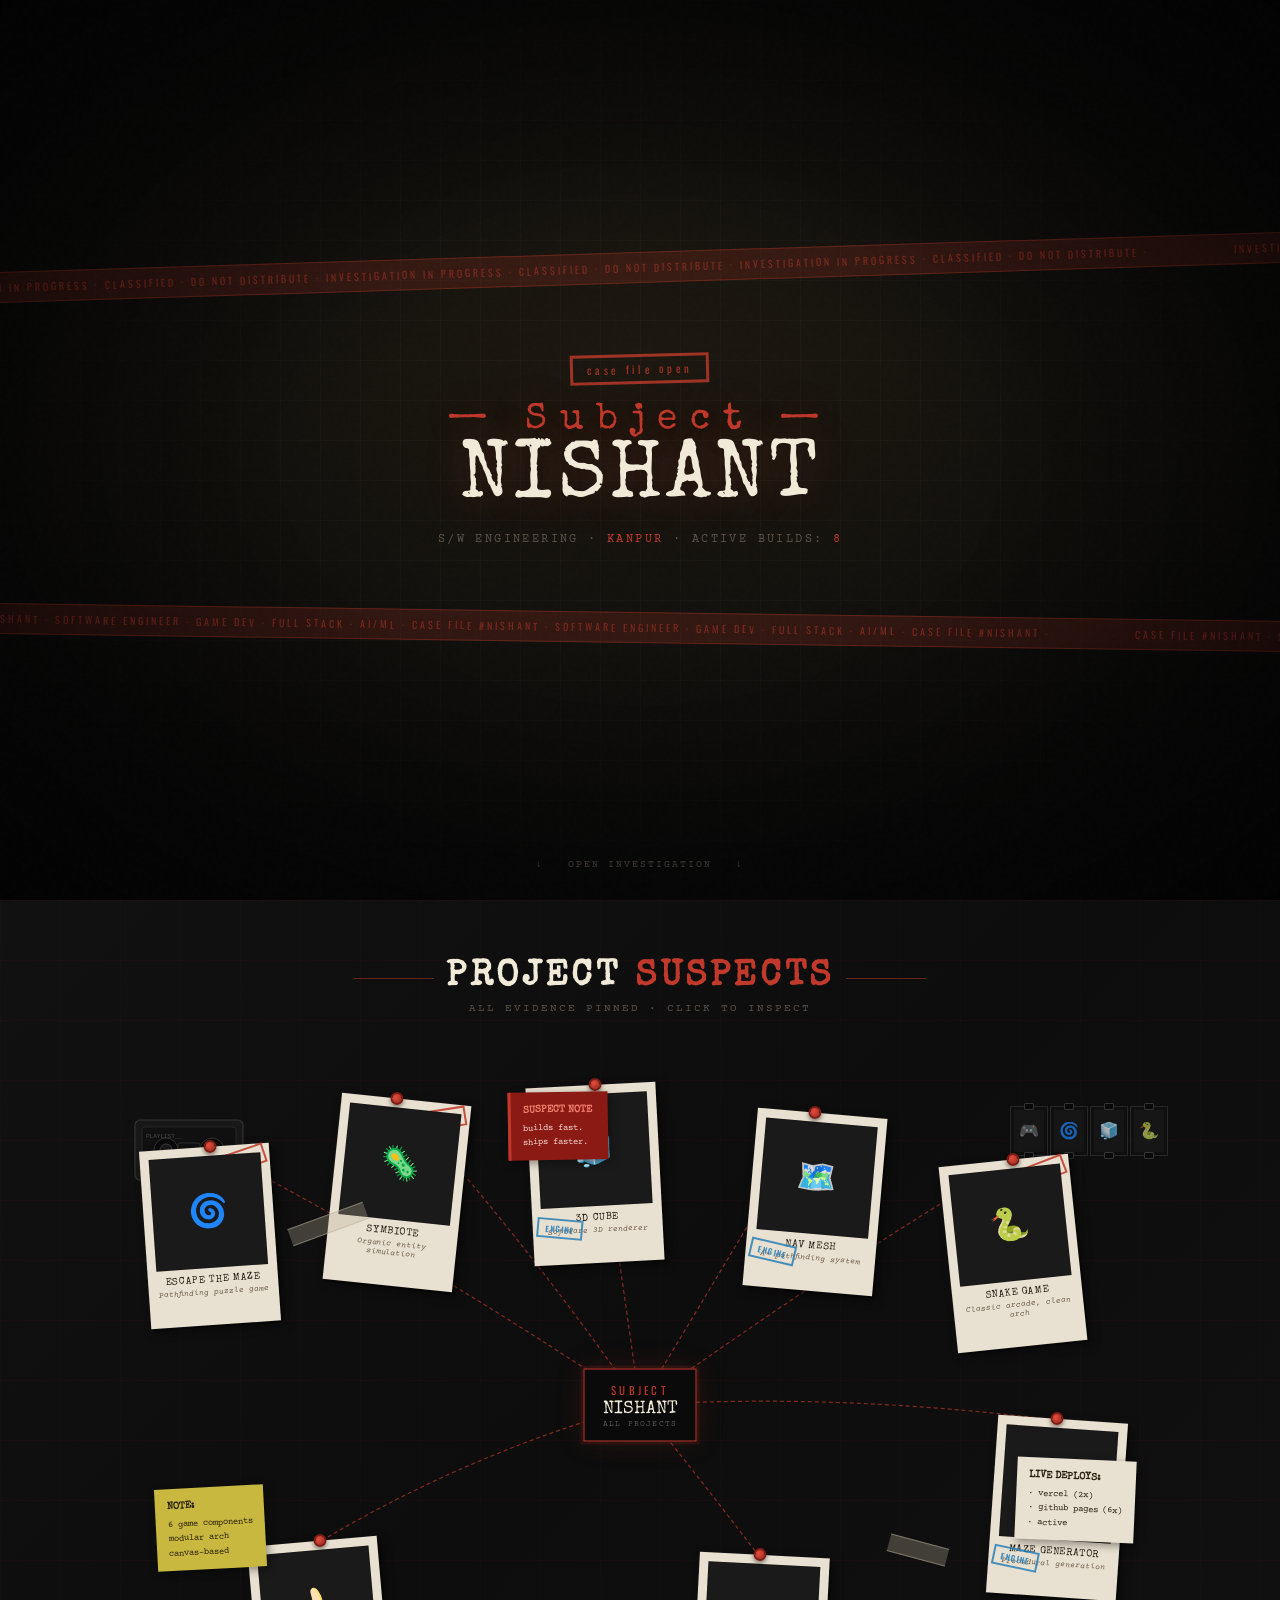
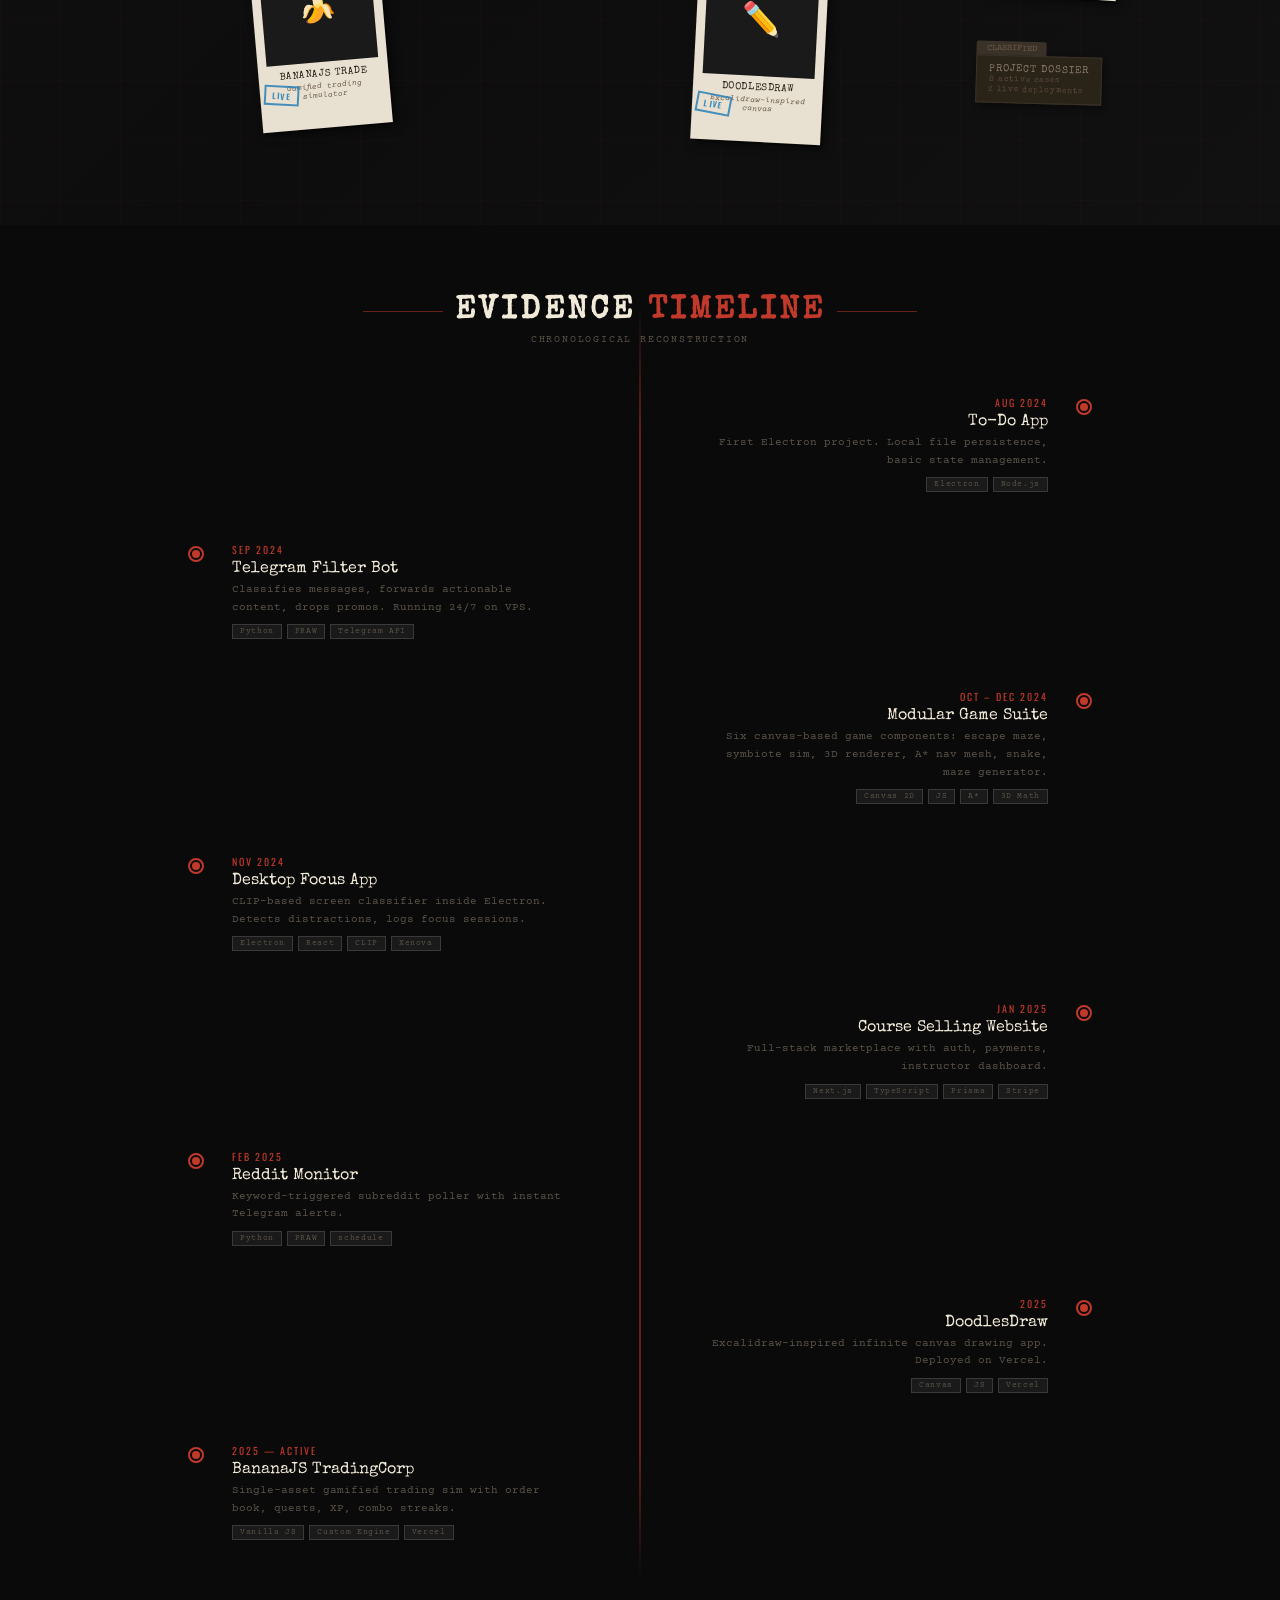
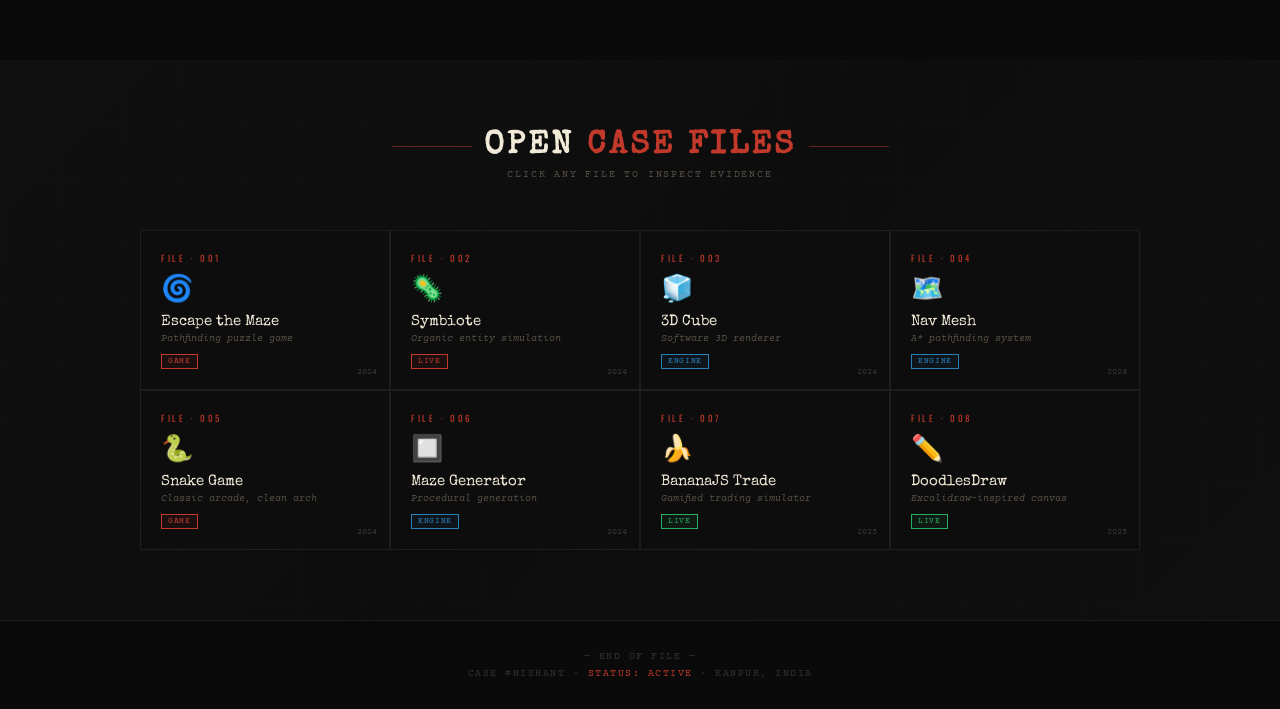
<file: index.html>
<!DOCTYPE html>
<html lang="en">
<head>
<meta charset="UTF-8">
<meta name="viewport" content="width=device-width, initial-scale=1.0">
<title>NISHANT — Case Files</title>
<link rel="preconnect" href="https://fonts.googleapis.com">
<link href="https://fonts.googleapis.com/css2?family=Special+Elite&family=Homemade+Apple&family=Courier+Prime:ital,wght@0,400;0,700;1,400&family=Oswald:wght@700&display=swap" rel="stylesheet">
<style>
/* ── RESET ─────────────────────────────────── */
*{margin:0;padding:0;box-sizing:border-box}
:root{
  --paper:#1a1a1a;
  --paper2:#111111;
  --card:#e8e0d0;
  --card2:#d4cdbf;
  --red:#c0392b;
  --red2:#e74c3c;
  --ink:#1a1208;
  --faded:#5a5248;
  --tape:#b8b09a;
  --cream:#f2ead8;
  --grey:#888;
  --dim:#333;
}
html{scroll-behavior:smooth}
body{
  background:var(--paper);
  color:var(--card);
  font-family:'Courier Prime',monospace;
  overflow-x:hidden;
  cursor:default;
}

/* ── NOISE OVERLAY ─────────────────────────── */
body::before{
  content:'';
  position:fixed;inset:0;
  background-image:url("data:image/svg+xml,%3Csvg viewBox='0 0 200 200' xmlns='http://www.w3.org/2000/svg'%3E%3Cfilter id='n'%3E%3CfeTurbulence type='fractalNoise' baseFrequency='0.9' numOctaves='4' stitchTiles='stitch'/%3E%3C/filter%3E%3Crect width='100%25' height='100%25' filter='url(%23n)' opacity='0.04'/%3E%3C/svg%3E");
  pointer-events:none;z-index:9999;opacity:0.35;
}
/* vignette */
body::after{
  content:'';
  position:fixed;inset:0;
  background:radial-gradient(ellipse at center, transparent 40%, rgba(0,0,0,0.72) 100%);
  pointer-events:none;z-index:9998;
}

/* ── SCROLLBAR ─────────────────────────────── */
::-webkit-scrollbar{width:6px}
::-webkit-scrollbar-track{background:#0d0d0d}
::-webkit-scrollbar-thumb{background:#3a3328}

/* ── HERO ──────────────────────────────────── */
#hero{
  position:relative;
  min-height:100vh;
  display:flex;align-items:center;justify-content:center;
  overflow:hidden;
  background:#0e0e0e;
}
.hero-bg{
  position:absolute;inset:0;
  background:
    radial-gradient(ellipse 80% 60% at 50% 40%, #1c1810 0%, #0a0a0a 100%);
}
/* map grid lines */
.hero-bg::before{
  content:'';
  position:absolute;inset:0;
  background-image:
    linear-gradient(rgba(255,255,255,0.015) 1px, transparent 1px),
    linear-gradient(90deg, rgba(255,255,255,0.015) 1px, transparent 1px);
  background-size:40px 40px;
}
.hero-bg::after{
  content:'';
  position:absolute;inset:0;
  background:radial-gradient(ellipse at center, transparent 30%, #0a0a0a 85%);
}

.hero-center{
  position:relative;z-index:2;
  text-align:center;
  animation:fadeInUp 1.2s ease both;
}
.hero-stamp{
  display:inline-block;
  border:3px solid var(--red);
  color:var(--red);
  font-family:'Oswald',sans-serif;
  font-size:11px;
  letter-spacing:0.3em;
  padding:4px 14px;
  opacity:0.8;
  margin-bottom:20px;
  transform:rotate(-1.5deg);
}
.hero-title{
  font-family:'Special Elite',cursive;
  font-size:clamp(38px,7vw,82px);
  color:var(--cream);
  line-height:0.9;
  letter-spacing:0.04em;
  text-shadow:0 0 40px rgba(192,57,43,0.3);
  margin-bottom:10px;
}
.hero-title span{color:var(--red);display:block;font-size:0.45em;letter-spacing:0.35em;margin-bottom:6px}
.hero-sub{
  font-family:'Courier Prime',monospace;
  font-size:12px;
  color:var(--faded);
  letter-spacing:0.2em;
  text-transform:uppercase;
  margin-top:16px;
}
.hero-sub em{color:var(--red);font-style:normal}
.scroll-hint{
  position:absolute;bottom:30px;left:50%;transform:translateX(-50%);
  font-size:10px;letter-spacing:0.2em;color:var(--faded);
  text-transform:uppercase;animation:pulse 2s infinite;
}

/* red tape across hero */
.tape-bar{
  position:absolute;
  background:rgba(192,57,43,0.18);
  border-top:1px solid rgba(192,57,43,0.35);
  border-bottom:1px solid rgba(192,57,43,0.35);
  font-family:'Oswald',sans-serif;
  font-size:10px;
  letter-spacing:0.3em;
  color:rgba(192,57,43,0.5);
  text-transform:uppercase;
  white-space:nowrap;
  overflow:hidden;
  z-index:3;
}
.tape-bar.h1{width:120%;left:-10%;top:28%;transform:rotate(-1.8deg);padding:7px 0;animation:slideTape 28s linear infinite}
.tape-bar.h2{width:120%;left:-10%;top:68%;transform:rotate(0.8deg);padding:7px 0;animation:slideTape 20s linear infinite reverse}
.tape-text{display:inline-block;padding:0 40px}

/* ── BOARD SECTION ─────────────────────────── */
#board{
  position:relative;
  background:#0f0f0f;
  padding:60px 20px 80px;
  overflow:hidden;
}
.board-bg{
  position:absolute;inset:0;
  background:
    linear-gradient(135deg, #111 0%, #0d0d0d 50%, #111 100%);
}
/* blueprint lines */
.board-bg::before{
  content:'';
  position:absolute;inset:0;
  background-image:
    linear-gradient(rgba(192,57,43,0.04) 1px, transparent 1px),
    linear-gradient(90deg, rgba(192,57,43,0.04) 1px, transparent 1px);
  background-size:60px 60px;
}

.section-label{
  position:relative;z-index:2;
  text-align:center;
  margin-bottom:50px;
}
.section-label h2{
  font-family:'Special Elite',cursive;
  font-size:clamp(22px,3.5vw,36px);
  color:var(--cream);
  letter-spacing:0.1em;
}
.section-label h2 span{color:var(--red)}
.section-label p{
  font-size:11px;
  color:var(--faded);
  letter-spacing:0.18em;
  text-transform:uppercase;
  margin-top:6px;
}

/* ── CORKBOARD INNER ───────────────────────── */
.corkboard{
  position:relative;
  max-width:1100px;
  margin:0 auto;
  min-height:680px;
}

/* SVG strings */
#string-svg{
  position:absolute;inset:0;
  width:100%;height:100%;
  pointer-events:none;
  z-index:2;
  overflow:visible;
}

/* ── PIN CARD ──────────────────────────────── */
.pin-card{
  position:absolute;
  z-index:4;
  cursor:pointer;
  transition:transform 0.3s cubic-bezier(.25,.46,.45,.94),
             filter 0.3s ease,
             z-index 0s;
}
.pin-card:hover{
  z-index:10;
  filter:drop-shadow(0 12px 30px rgba(0,0,0,0.6));
}
.pin-card:hover .polaroid{
  transform:scale(1.05) rotate(0deg) !important;
}

.pin-dot{
  width:13px;height:13px;
  border-radius:50%;
  background:radial-gradient(circle at 35% 35%, #e74c3c, #922b21);
  border:2px solid #7b1c15;
  position:absolute;
  top:-7px;left:50%;
  transform:translateX(-50%);
  z-index:5;
  box-shadow:0 2px 4px rgba(0,0,0,0.5);
}
.polaroid{
  background:var(--card);
  padding:9px 9px 28px;
  width:130px;
  box-shadow:
    2px 2px 0 rgba(0,0,0,0.3),
    4px 4px 10px rgba(0,0,0,0.5),
    0 0 0 0.5px rgba(255,255,255,0.05);
  transition:transform 0.3s ease;
}
.polaroid-img{
  width:100%;
  aspect-ratio:1;
  background:#1a1a1a;
  display:flex;align-items:center;justify-content:center;
  font-size:32px;
  overflow:hidden;
  border:1px solid rgba(0,0,0,0.1);
  position:relative;
}
/* film grain on polaroid */
.polaroid-img::after{
  content:'';
  position:absolute;inset:0;
  background:url("data:image/svg+xml,%3Csvg viewBox='0 0 100 100' xmlns='http://www.w3.org/2000/svg'%3E%3Cfilter id='g'%3E%3CfeTurbulence type='turbulence' baseFrequency='0.8' numOctaves='3'/%3E%3C/filter%3E%3Crect width='100%25' height='100%25' filter='url(%23g)' opacity='0.08'/%3E%3C/svg%3E");
  mix-blend-mode:multiply;
  pointer-events:none;
}
.polaroid-name{
  text-align:center;
  margin-top:6px;
  font-family:'Special Elite',cursive;
  font-size:10px;
  color:#2a2018;
  letter-spacing:0.06em;
  text-transform:uppercase;
  line-height:1.3;
}
.polaroid-role{
  text-align:center;
  font-family:'Courier Prime',monospace;
  font-size:8px;
  color:#6a5a48;
  margin-top:1px;
  font-style:italic;
}

/* stamp on polaroid */
.stamp{
  position:absolute;
  font-family:'Oswald',sans-serif;
  font-size:8px;
  font-weight:700;
  letter-spacing:0.15em;
  padding:2px 6px;
  border:2px solid;
  text-transform:uppercase;
  transform:rotate(-15deg);
  opacity:0.85;
  pointer-events:none;
}
.stamp-red{color:#c0392b;border-color:#c0392b;top:4px;right:4px}
.stamp-blue{color:#2980b9;border-color:#2980b9;bottom:26px;left:4px;transform:rotate(8deg)}

/* ── TAPE ──────────────────────────────────── */
.masking-tape{
  position:absolute;
  height:18px;
  background:rgba(184,176,154,0.3);
  border-top:0.5px solid rgba(184,176,154,0.5);
  border-bottom:0.5px solid rgba(184,176,154,0.5);
  pointer-events:none;
  z-index:6;
}

/* ── FLOATING ARTIFACTS ────────────────────── */
.artifact{
  position:absolute;
  z-index:3;
  pointer-events:none;
  animation:floatSlow 6s ease-in-out infinite;
}

/* Cassette tape SVG */
.cassette{
  width:110px;
  opacity:0.85;
}

/* Film strip */
.filmstrip{
  display:flex;
  gap:2px;
  opacity:0.7;
}
.film-frame{
  width:38px;height:50px;
  background:#111;
  border:1.5px solid #333;
  position:relative;
  flex-shrink:0;
}
.film-frame::before,.film-frame::after{
  content:'';
  position:absolute;
  left:50%;transform:translateX(-50%);
  width:8px;height:5px;
  background:#0a0a0a;
  border:1px solid #444;
  border-radius:1px;
}
.film-frame::before{top:-4px}
.film-frame::after{bottom:-4px}
.film-inner{
  position:absolute;inset:3px;
  background:#1a1a1a;
  display:flex;align-items:center;justify-content:center;
  font-size:16px;
  overflow:hidden;
}

/* Sticky note */
.sticky-note{
  position:absolute;
  z-index:5;
  padding:10px 12px;
  font-family:'Courier Prime',monospace;
  font-size:9px;
  line-height:1.6;
  min-width:100px;
  box-shadow:2px 3px 8px rgba(0,0,0,0.4);
  pointer-events:none;
}
.sticky-note strong{
  display:block;
  font-size:10px;
  margin-bottom:3px;
  font-family:'Special Elite',cursive;
}
.sticky-yellow{background:#c8b840;color:#2a2010}
.sticky-white{background:#e8e0d0;color:#2a2010}
.sticky-red{background:#8b1a14;color:#f0d8d0;border-left:3px solid #c0392b}

/* Folder tab */
.folder{
  position:absolute;
  z-index:3;
  pointer-events:none;
}
.folder-body{
  background:#2a2318;
  border:1px solid #3a3228;
  padding:8px 12px;
  font-family:'Special Elite',cursive;
  font-size:10px;
  color:#8a7a68;
  letter-spacing:0.1em;
  min-width:120px;
  box-shadow:2px 3px 6px rgba(0,0,0,0.4);
}
.folder-tab{
  background:#3a3228;
  display:inline-block;
  padding:2px 10px;
  font-size:9px;
  color:#6a5a48;
  margin-bottom:-1px;
  border-radius:2px 2px 0 0;
}

/* ── TIMELINE ──────────────────────────────── */
#timeline{
  position:relative;
  background:#0a0a0a;
  padding:70px 20px;
  overflow:hidden;
}
.timeline-line{
  position:absolute;
  left:50%;
  top:80px;bottom:80px;
  width:1px;
  background:linear-gradient(to bottom, transparent, var(--red) 10%, var(--red) 90%, transparent);
  transform:translateX(-50%);
}
.timeline-entries{
  max-width:900px;
  margin:0 auto;
  position:relative;
  z-index:2;
}
.t-entry{
  display:flex;
  align-items:flex-start;
  gap:30px;
  margin-bottom:50px;
  opacity:0;
  animation:fadeInUp 0.6s ease forwards;
}
.t-entry:nth-child(odd){flex-direction:row-reverse;text-align:right}
.t-entry:nth-child(odd) .t-content{align-items:flex-end}
.t-dot{
  flex-shrink:0;
  width:12px;height:12px;
  border-radius:50%;
  background:var(--red);
  margin-top:6px;
  border:2px solid #0a0a0a;
  outline:2px solid var(--red);
  position:relative;z-index:2;
}
.t-content{
  flex:1;
  display:flex;
  flex-direction:column;
  gap:4px;
}
.t-date{
  font-family:'Oswald',sans-serif;
  font-size:10px;
  letter-spacing:0.2em;
  color:var(--red);
  text-transform:uppercase;
}
.t-title{
  font-family:'Special Elite',cursive;
  font-size:16px;
  color:var(--cream);
}
.t-desc{
  font-size:11px;
  color:var(--faded);
  line-height:1.6;
  max-width:340px;
}
.t-tech{
  display:flex;gap:5px;flex-wrap:wrap;margin-top:4px;
}
.t-entry:nth-child(odd) .t-tech{justify-content:flex-end}
.t-chip{
  font-size:8px;
  padding:2px 7px;
  background:#1a1a1a;
  border:0.5px solid #3a3a3a;
  color:var(--faded);
  font-family:'Courier Prime',monospace;
  letter-spacing:0.08em;
}

/* ── CASE FILES (interactive) ──────────────── */
#casefiles{
  background:#0f0f0f;
  padding:70px 20px;
  position:relative;
  overflow:hidden;
}
.files-grid{
  max-width:1000px;
  margin:0 auto;
  display:grid;
  grid-template-columns:repeat(auto-fill,minmax(220px,1fr));
  gap:0;
}
.case-file{
  position:relative;
  cursor:pointer;
  padding:20px;
  border:0.5px solid #1e1e1e;
  background:#0d0d0d;
  transition:background 0.2s ease;
  overflow:hidden;
}
.case-file:hover{background:#141414}
.case-file::before{
  content:'';
  position:absolute;
  top:0;left:0;right:0;height:2px;
  background:var(--red);
  transform:scaleX(0);
  transition:transform 0.3s ease;
  transform-origin:left;
}
.case-file:hover::before{transform:scaleX(1)}
.cf-num{
  font-family:'Oswald',sans-serif;
  font-size:9px;
  letter-spacing:0.3em;
  color:var(--red);
  margin-bottom:8px;
}
.cf-emoji{font-size:26px;margin-bottom:8px;display:block}
.cf-name{
  font-family:'Special Elite',cursive;
  font-size:15px;
  color:var(--cream);
  margin-bottom:4px;
}
.cf-role{
  font-size:10px;
  color:var(--faded);
  font-style:italic;
  margin-bottom:10px;
}
.cf-tags{display:flex;gap:4px;flex-wrap:wrap}
.cf-tag{
  font-size:8px;
  padding:2px 6px;
  font-family:'Courier Prime',monospace;
  letter-spacing:0.08em;
  border:0.5px solid;
}
.cf-tag-r{color:#c0392b;border-color:#c0392b;background:rgba(192,57,43,0.08)}
.cf-tag-g{color:#27ae60;border-color:#27ae60;background:rgba(39,174,96,0.08)}
.cf-tag-b{color:#2980b9;border-color:#2980b9;background:rgba(41,128,185,0.08)}
.cf-corner{
  position:absolute;
  bottom:12px;right:12px;
  font-size:9px;
  color:#3a3a3a;
  font-family:'Courier Prime',monospace;
}

/* ── MODAL ─────────────────────────────────── */
#modal-bg{
  display:none;
  position:fixed;inset:0;
  background:rgba(0,0,0,0.85);
  z-index:1000;
  align-items:center;justify-content:center;
  backdrop-filter:blur(4px);
}
#modal-bg.open{display:flex}
#modal{
  background:#0f0f0f;
  border:1px solid #2a2a2a;
  border-top:3px solid var(--red);
  padding:28px;
  max-width:480px;
  width:90%;
  position:relative;
  font-family:'Courier Prime',monospace;
  max-height:88vh;
  overflow-y:auto;
}
#modal::before{
  content:'TOP SECRET';
  position:absolute;
  top:14px;right:14px;
  font-family:'Oswald',sans-serif;
  font-size:9px;
  letter-spacing:0.2em;
  color:rgba(192,57,43,0.5);
  border:1px solid rgba(192,57,43,0.3);
  padding:2px 8px;
}
.modal-file-no{
  font-size:9px;letter-spacing:0.25em;color:var(--red);margin-bottom:10px;
}
.modal-title{
  font-family:'Special Elite',cursive;
  font-size:22px;
  color:var(--cream);
  margin-bottom:4px;
}
.modal-role{
  font-size:11px;
  color:var(--faded);
  font-style:italic;
  margin-bottom:18px;
  padding-bottom:14px;
  border-bottom:0.5px solid #222;
}
.modal-row{margin-bottom:12px}
.modal-lbl{
  font-size:9px;
  letter-spacing:0.15em;
  text-transform:uppercase;
  color:#555;
  margin-bottom:3px;
}
.modal-val{
  font-size:12px;
  color:#aaa;
  line-height:1.6;
}
.modal-link{
  display:inline-block;
  margin-top:14px;
  font-size:10px;
  color:var(--red);
  text-decoration:none;
  letter-spacing:0.1em;
  border-bottom:1px solid rgba(192,57,43,0.4);
  padding-bottom:2px;
  font-family:'Oswald',sans-serif;
  transition:color 0.2s;
}
.modal-link:hover{color:var(--red2)}
#modal-close{
  position:absolute;top:12px;right:12px;
  background:none;border:none;
  color:var(--red);
  font-family:'Courier Prime',monospace;
  font-size:16px;
  cursor:pointer;
  width:24px;height:24px;
  display:none;
}
.modal-div{border:none;border-top:0.5px dashed #222;margin:12px 0}

/* ── FOOTER ────────────────────────────────── */
footer{
  background:#0a0a0a;
  border-top:1px solid #1a1a1a;
  padding:30px 20px;
  text-align:center;
  font-size:10px;
  color:#333;
  letter-spacing:0.15em;
  text-transform:uppercase;
  font-family:'Courier Prime',monospace;
}
footer span{color:var(--red)}

/* ── KEYFRAMES ─────────────────────────────── */
@keyframes fadeInUp{
  from{opacity:0;transform:translateY(20px)}
  to{opacity:1;transform:translateY(0)}
}
@keyframes floatSlow{
  0%,100%{transform:translateY(0) rotate(var(--rot,0deg))}
  50%{transform:translateY(-6px) rotate(calc(var(--rot,0deg) + 1deg))}
}
@keyframes pulse{
  0%,100%{opacity:0.4}
  50%{opacity:0.9}
}
@keyframes slideTape{
  from{transform:rotate(var(--tr,-1.8deg)) translateX(0)}
  to{transform:rotate(var(--tr,-1.8deg)) translateX(-50%)}
}
@keyframes stringPulse{
  0%,100%{stroke-dashoffset:0}
  50%{stroke-dashoffset:8}
}

/* section heading dashes */
.dash-line{
  display:flex;align-items:center;gap:12px;
  justify-content:center;margin-bottom:6px;
}
.dash-line::before,.dash-line::after{
  content:'';flex:1;max-width:80px;height:0.5px;background:var(--red);opacity:0.5;
}
</style>
</head>
<body>

<!-- ── HERO ─────────────────────────────────── -->
<section id="hero">
  <div class="hero-bg"></div>

  <div class="tape-bar h1">
    <span class="tape-text">INVESTIGATION IN PROGRESS · CLASSIFIED · DO NOT DISTRIBUTE · INVESTIGATION IN PROGRESS · CLASSIFIED · DO NOT DISTRIBUTE · INVESTIGATION IN PROGRESS · CLASSIFIED · DO NOT DISTRIBUTE ·</span>
    <span class="tape-text">INVESTIGATION IN PROGRESS · CLASSIFIED · DO NOT DISTRIBUTE · INVESTIGATION IN PROGRESS · CLASSIFIED · DO NOT DISTRIBUTE ·</span>
  </div>
  <div class="tape-bar h2" style="--tr:0.8deg">
    <span class="tape-text">CASE FILE #NISHANT · SOFTWARE ENGINEER · GAME DEV · FULL STACK · AI/ML · CASE FILE #NISHANT · SOFTWARE ENGINEER · GAME DEV · FULL STACK · AI/ML · CASE FILE #NISHANT ·</span>
    <span class="tape-text">CASE FILE #NISHANT · SOFTWARE ENGINEER · GAME DEV · FULL STACK · AI/ML · CASE FILE #NISHANT · SOFTWARE ENGINEER ·</span>
  </div>

  <div class="hero-center">
    <div class="hero-stamp">case file open</div>
    <div class="hero-title">
      <span>— Subject —</span>
      NISHANT
    </div>
    <div class="hero-sub">
      S/W Engineering · <em>Kanpur</em> · Active Builds: <em>8</em>
    </div>
  </div>
  <div class="scroll-hint">↓ &nbsp; open investigation &nbsp; ↓</div>
</section>

<!-- ── BOARD ─────────────────────────────────── -->
<section id="board">
  <div class="board-bg"></div>
  <div class="section-label" style="position:relative;z-index:2">
    <div class="dash-line"><h2>PROJECT <span>SUSPECTS</span></h2></div>
    <p>all evidence pinned · click to inspect</p>
  </div>

  <div class="corkboard" id="corkboard">
    <!-- SVG strings drawn by JS -->
    <svg id="string-svg"></svg>

    <!-- hub -->
    <div id="hub" style="position:absolute;left:50%;top:50%;transform:translate(-50%,-50%);z-index:5">
      <div style="background:#0a0a0a;border:1.5px solid var(--red);padding:12px 18px;text-align:center;min-width:110px;box-shadow:0 0 0 3px rgba(192,57,43,0.12),0 0 30px rgba(192,57,43,0.15)">
        <div style="font-family:'Oswald',sans-serif;font-size:11px;letter-spacing:0.3em;color:var(--red)">SUBJECT</div>
        <div style="font-family:'Special Elite',cursive;font-size:18px;color:var(--cream);margin:2px 0">NISHANT</div>
        <div style="font-size:8px;color:#555;letter-spacing:0.15em">ALL PROJECTS</div>
      </div>
    </div>

    <!-- Cards injected by JS -->
    <div id="cards-container"></div>

    <!-- Artifacts -->
    <div class="artifact" style="left:4%;top:8%;--rot:-8deg;animation-delay:0s">
      <!-- Cassette SVG -->
      <svg class="cassette" viewBox="0 0 110 62" fill="none" xmlns="http://www.w3.org/2000/svg">
        <rect x="1" y="1" width="108" height="60" rx="5" fill="#1a1a1a" stroke="#3a3a3a" stroke-width="1.2"/>
        <rect x="8" y="8" width="94" height="46" rx="3" fill="#111" stroke="#2a2a2a"/>
        <circle cx="32" cy="31" r="12" fill="#0a0a0a" stroke="#3a3a3a"/>
        <circle cx="32" cy="31" r="6" fill="#1a1a1a" stroke="#444"/>
        <circle cx="78" cy="31" r="12" fill="#0a0a0a" stroke="#3a3a3a"/>
        <circle cx="78" cy="31" r="6" fill="#1a1a1a" stroke="#444"/>
        <rect x="44" y="24" width="22" height="14" rx="2" fill="#0f0f0f" stroke="#333"/>
        <text x="12" y="19" fill="#555" font-size="6" font-family="monospace">PLAYLIST__</text>
        <text x="68" y="57" fill="#444" font-size="5" font-family="monospace">ORIGINAL</text>
        <line x1="44" y1="31" x2="66" y2="31" stroke="#333" stroke-width="0.5"/>
      </svg>
      <div style="font-family:'Special Elite',cursive;font-size:8px;color:#555;text-align:center;margin-top:4px;letter-spacing:0.12em">AUDIO LOG #002</div>
    </div>

    <!-- Film strip top right -->
    <div class="artifact filmstrip" style="right:2%;top:6%;--rot:3deg;animation-delay:1.5s">
      <div class="film-frame"><div class="film-inner">🎮</div></div>
      <div class="film-frame"><div class="film-inner">🌀</div></div>
      <div class="film-frame"><div class="film-inner">🧊</div></div>
      <div class="film-frame"><div class="film-inner">🐍</div></div>
    </div>

    <!-- Sticky notes -->
    <div class="sticky-note sticky-yellow" style="left:6%;top:62%;transform:rotate(-3deg);z-index:5">
      <strong>NOTE:</strong>
      6 game components<br>modular arch<br>canvas-based
    </div>
    <div class="sticky-note sticky-white" style="right:5%;top:58%;transform:rotate(2.5deg);z-index:5">
      <strong>LIVE DEPLOYS:</strong>
      · vercel (2x)<br>· github pages (6x)<br>· active
    </div>
    <div class="sticky-note sticky-red" style="left:38%;top:4%;transform:rotate(-1deg);z-index:5">
      <strong style="color:#f08070">SUSPECT NOTE</strong>
      builds fast.<br>ships faster.
    </div>

    <!-- Folder bottom -->
    <div class="folder" style="right:8%;bottom:6%;transform:rotate(1.5deg);z-index:3">
      <div class="folder-tab">CLASSIFIED</div>
      <div class="folder-body">
        PROJECT DOSSIER<br>
        <span style="font-size:8px;color:#5a4a38">8 active cases<br>2 live deployments</span>
      </div>
    </div>

    <!-- Masking tape bits -->
    <div class="masking-tape" style="width:80px;top:22%;left:18%;transform:rotate(-20deg)"></div>
    <div class="masking-tape" style="width:60px;top:70%;right:22%;transform:rotate(15deg)"></div>

  </div>
</section>

<!-- ── TIMELINE ───────────────────────────────── -->
<section id="timeline">
  <div style="text-align:center;margin-bottom:50px;position:relative;z-index:2">
    <div class="dash-line"><h2 style="font-family:'Special Elite',cursive;font-size:clamp(20px,3vw,32px);color:var(--cream);letter-spacing:0.1em">EVIDENCE <span style="color:var(--red)">TIMELINE</span></h2></div>
    <p style="font-size:10px;color:var(--faded);letter-spacing:0.18em;text-transform:uppercase;margin-top:6px">chronological reconstruction</p>
  </div>
  <div class="timeline-line"></div>
  <div class="timeline-entries" id="timeline-entries"></div>
</section>

<!-- ── CASE FILES ─────────────────────────────── -->
<section id="casefiles">
  <div class="board-bg" style="opacity:0.5"></div>
  <div style="text-align:center;margin-bottom:50px;position:relative;z-index:2">
    <div class="dash-line"><h2 style="font-family:'Special Elite',cursive;font-size:clamp(20px,3vw,32px);color:var(--cream);letter-spacing:0.1em">OPEN <span style="color:var(--red)">CASE FILES</span></h2></div>
    <p style="font-size:10px;color:var(--faded);letter-spacing:0.18em;text-transform:uppercase;margin-top:6px">click any file to inspect evidence</p>
  </div>
  <div class="files-grid" id="files-grid"></div>
</section>

<!-- ── FOOTER ─────────────────────────────────── -->
<footer>
  <div style="margin-bottom:6px">— END OF FILE —</div>
  <div>case #nishant · <span>status: active</span> · kanpur, india</div>
</footer>

<!-- ── MODAL ──────────────────────────────────── -->
<div id="modal-bg" onclick="closeModal(event)">
  <div id="modal">
    <button id="modal-close" onclick="closeModal()">✕</button>
    <div id="modal-content"></div>
  </div>
</div>

<script>
/* ── DATA ────────────────────────────────────── */
const PROJECTS = [
  {
    id:1,name:'Escape the Maze',emoji:'🌀',role:'Pathfinding puzzle game',
    tag:'GAME',tagType:'r',
    tech:'Vanilla JS · HTML5 Canvas',
    learned:'Maze generation algorithms, collision detection, player state machines',
    used:'requestAnimationFrame, Canvas 2D',
    duration:'~1 week',date:'2024',
    desc:'First-person-style maze escape game. Navigate procedural corridors rendered on Canvas to find the exit before time runs out.',
    url:'https://mrnishant1.github.io/mini_games/excape_game/',
    rot:-4,pos:{l:'5%',t:'12%'}
  },
  {
    id:2,name:'Symbiote',emoji:'🦠',role:'Organic entity simulation',
    tag:'LIVE',tagType:'r',
    tech:'Vanilla JS · Canvas · Blend Modes',
    learned:'Organic movement, entity lifecycle, canvas compositing with globalCompositeOperation',
    used:'HTML5 Canvas, radial gradients, blend modes',
    duration:'~5 days',date:'2024',
    desc:'Organic symbiote entities that grow, merge, and consume. Visually striking dark canvas simulation with fluid, alien motion.',
    url:'https://mrnishant1.github.io/mini_games/symbiote/',
    rot:6,pos:{l:'22%',t:'5%'}
  },
  {
    id:3,name:'3D Cube',emoji:'🧊',role:'Software 3D renderer',
    tag:'ENGINE',tagType:'b',
    tech:'Vanilla JS · Linear Algebra',
    learned:'3D projection matrices, rotation transforms, perspective divide — zero WebGL',
    used:'Canvas 2D, custom matrix math',
    duration:'3 days',date:'2024',
    desc:'Pure-JS 3D wireframe renderer. No WebGL, no library. Manual 4×4 matrix math, perspective projection, and rotation from scratch.',
    url:'https://mrnishant1.github.io/mini_games/3d_cube/',
    rot:-3,pos:{l:'40%',t:'3%'}
  },
  {
    id:4,name:'Nav Mesh',emoji:'🗺️',role:'A* pathfinding system',
    tag:'ENGINE',tagType:'b',
    tech:'JS · A* · Grid Graphs',
    learned:'A* algorithm, heuristic tuning, dynamic obstacle avoidance on grid graphs',
    used:'Canvas, custom A* implementation',
    duration:'4 days',date:'2024',
    desc:'Grid-based navigation mesh visualiser. Agents navigate around dynamic obstacles in real time using a hand-rolled A* pathfinder.',
    url:'https://mrnishant1.github.io/mini_games/grid_nav_mash/',
    rot:5,pos:{l:'60%',t:'7%'}
  },
  {
    id:5,name:'Snake Game',emoji:'🐍',role:'Classic arcade, clean arch',
    tag:'GAME',tagType:'r',
    tech:'Vanilla JS · Canvas',
    learned:'Game loop architecture, grid-based collision, finite state machines',
    used:'requestAnimationFrame, Canvas 2D',
    duration:'2 days',date:'2024',
    desc:'Textbook snake game built to a modular component spec. Emphasis on solid game loop, clean separation of update/render, and collision grids.',
    url:'https://mrnishant1.github.io/mini_games/snake_game/',
    rot:-6,pos:{l:'78%',t:'14%'}
  },
  {
    id:6,name:'Maze Generator',emoji:'🔲',role:'Procedural generation',
    tag:'ENGINE',tagType:'b',
    tech:'JS · DFS · Recursive Backtracker',
    learned:'Recursive backtracking, animated wall removal, stack-based DFS visualisation',
    used:'Canvas, stack-based DFS',
    duration:'3 days',date:'2024',
    desc:'Watch the recursive backtracker carve paths in real time. Animated maze generation — the algorithm is the show.',
    url:'https://mrnishant1.github.io/mini_games/maze_creator/',
    rot:4,pos:{l:'82%',t:'52%'}
  },
  {
    id:7,name:'BananaJS Trade',emoji:'🍌',role:'Gamified trading simulator',
    tag:'LIVE',tagType:'g',
    tech:'Vanilla JS · Custom Engine',
    learned:'Order book mechanics, spread simulation, XP/quest systems, real-time charting',
    used:'Custom JS engine, Vercel',
    duration:'3+ weeks',date:'2025',
    desc:'Forex-style single-asset trading simulator with RPG layers: live order book, spread engine, daily quests, XP, win streaks, combo multipliers. Surprisingly deep.',
    url:'https://trade-simulation-nine.vercel.app/',
    rot:-5,pos:{l:'15%',t:'70%'}
  },
  {
    id:8,name:'DoodlesDraw',emoji:'✏️',role:'Excalidraw-inspired canvas',
    tag:'LIVE',tagType:'g',
    tech:'Canvas · JavaScript',
    learned:'Free-draw canvas, shape tool architecture, selection handles, bounding boxes',
    used:'HTML5 Canvas, Vercel',
    duration:'Ongoing',date:'2025',
    desc:'Infinite canvas drawing tool inspired by Excalidraw. Freehand strokes, shape primitives, selection and transform — deployed live.',
    url:'https://doodlesdraw.vercel.app/',
    rot:3,pos:{l:'55%',t:'72%'}
  },
];

const TAG_MAP = {r:'cf-tag-r',g:'cf-tag-g',b:'cf-tag-b'};

/* ── BUILD BOARD CARDS ───────────────────────── */
const container = document.getElementById('cards-container');
const cardEls = [];

PROJECTS.forEach(p => {
  const div = document.createElement('div');
  div.className = 'pin-card';
  div.style.cssText = `left:${p.pos.l};top:${p.pos.t}`;

  const stampHTML = p.tagType === 'r'
    ? `<div class="stamp stamp-red">${p.tag}</div>`
    : `<div class="stamp stamp-blue">${p.tag}</div>`;

  div.innerHTML = `
    <div class="pin-dot"></div>
    <div class="polaroid" style="transform:rotate(${p.rot}deg)">
      ${stampHTML}
      <div class="polaroid-img">${p.emoji}</div>
      <div class="polaroid-name">${p.name}</div>
      <div class="polaroid-role">${p.role}</div>
    </div>`;
  div.addEventListener('click', () => openModal(p));
  container.appendChild(div);
  cardEls.push({el:div, p});
});

/* ── DRAW STRINGS ────────────────────────────── */
function drawStrings() {
  const svg = document.getElementById('string-svg');
  const board = document.getElementById('corkboard');
  const hub = document.getElementById('hub');
  const bRect = board.getBoundingClientRect();
  const hRect = hub.getBoundingClientRect();
  const hx = hRect.left - bRect.left + hRect.width / 2;
  const hy = hRect.top - bRect.top + hRect.height / 2;

  svg.setAttribute('viewBox', `0 0 ${board.offsetWidth} ${board.offsetHeight}`);
  svg.innerHTML = '';

  cardEls.forEach(({el}) => {
    const cardInner = el.querySelector('.polaroid');
    const cRect = cardInner.getBoundingClientRect();
    const cx = cRect.left - bRect.left + cRect.width / 2;
    const cy = cRect.top - bRect.top + 6; // pin top

    // slight curve
    const mx = (cx + hx) / 2 + (Math.random() - 0.5) * 30;
    const my = (cy + hy) / 2 - 20;

    const path = document.createElementNS('http://www.w3.org/2000/svg', 'path');
    path.setAttribute('d', `M${hx},${hy} Q${mx},${my} ${cx},${cy}`);
    path.setAttribute('stroke', '#c0392b');
    path.setAttribute('stroke-width', '1.2');
    path.setAttribute('fill', 'none');
    path.setAttribute('stroke-opacity', '0.65');
    path.setAttribute('stroke-dasharray', '4 3');
    path.style.animation = `stringPulse ${2 + Math.random()}s ease-in-out infinite`;
    svg.appendChild(path);
  });
}

setTimeout(drawStrings, 150);
window.addEventListener('resize', drawStrings);

/* ── TIMELINE DATA ───────────────────────────── */
const TIMELINE = [
  {date:'AUG 2024',title:'To-Do App',desc:'First Electron project. Local file persistence, basic state management.', tech:['Electron','Node.js']},
  {date:'SEP 2024',title:'Telegram Filter Bot',desc:'Classifies messages, forwards actionable content, drops promos. Running 24/7 on VPS.', tech:['Python','PRAW','Telegram API']},
  {date:'OCT – DEC 2024',title:'Modular Game Suite',desc:'Six canvas-based game components: escape maze, symbiote sim, 3D renderer, A* nav mesh, snake, maze generator.', tech:['Canvas 2D','JS','A*','3D Math']},
  {date:'NOV 2024',title:'Desktop Focus App',desc:'CLIP-based screen classifier inside Electron. Detects distractions, logs focus sessions.', tech:['Electron','React','CLIP','Xenova']},
  {date:'JAN 2025',title:'Course Selling Website',desc:'Full-stack marketplace with auth, payments, instructor dashboard.', tech:['Next.js','TypeScript','Prisma','Stripe']},
  {date:'FEB 2025',title:'Reddit Monitor',desc:'Keyword-triggered subreddit poller with instant Telegram alerts.', tech:['Python','PRAW','schedule']},
  {date:'2025',title:'DoodlesDraw',desc:'Excalidraw-inspired infinite canvas drawing app. Deployed on Vercel.', tech:['Canvas','JS','Vercel']},
  {date:'2025 — ACTIVE',title:'BananaJS TradingCorp',desc:'Single-asset gamified trading sim with order book, quests, XP, combo streaks.', tech:['Vanilla JS','Custom Engine','Vercel']},
];

const tlEl = document.getElementById('timeline-entries');
TIMELINE.forEach((t, i) => {
  const div = document.createElement('div');
  div.className = 't-entry';
  div.style.animationDelay = `${i * 0.12}s`;
  div.innerHTML = `
    <div class="t-dot"></div>
    <div class="t-content">
      <div class="t-date">${t.date}</div>
      <div class="t-title">${t.title}</div>
      <div class="t-desc">${t.desc}</div>
      <div class="t-tech">${t.tech.map(x=>`<span class="t-chip">${x}</span>`).join('')}</div>
    </div>`;
  tlEl.appendChild(div);
});

/* ── CASE FILES GRID ─────────────────────────── */
const filesGrid = document.getElementById('files-grid');
PROJECTS.forEach((p, i) => {
  const div = document.createElement('div');
  div.className = 'case-file';
  div.innerHTML = `
    <div class="cf-num">FILE · ${String(i+1).padStart(3,'0')}</div>
    <span class="cf-emoji">${p.emoji}</span>
    <div class="cf-name">${p.name}</div>
    <div class="cf-role">${p.role}</div>
    <div class="cf-tags">
      <span class="cf-tag cf-tag-${p.tagType}">${p.tag}</span>
    </div>
    <div class="cf-corner">${p.date}</div>`;
  div.addEventListener('click', () => openModal(p));
  filesGrid.appendChild(div);
});

/* ── MODAL ───────────────────────────────────── */
function openModal(p) {
  document.getElementById('modal-content').innerHTML = `
    <div class="modal-file-no">CASE · ${String(p.id).padStart(3,'0')} · ${p.date}</div>
    <div class="modal-title">${p.emoji} ${p.name}</div>
    <div class="modal-role">${p.role}</div>
    <div class="modal-row">
      <div class="modal-lbl">Description</div>
      <div class="modal-val">${p.desc}</div>
    </div>
    <hr class="modal-div">
    <div class="modal-row">
      <div class="modal-lbl">Tech stack</div>
      <div class="modal-val">${p.tech}</div>
    </div>
    <div class="modal-row">
      <div class="modal-lbl">Tools & libs</div>
      <div class="modal-val">${p.used}</div>
    </div>
    <hr class="modal-div">
    <div class="modal-row">
      <div class="modal-lbl">What I learned</div>
      <div class="modal-val">${p.learned}</div>
    </div>
    <div class="modal-row">
      <div class="modal-lbl">Duration</div>
      <div class="modal-val">${p.duration}</div>
    </div>
    <a href="${p.url}" target="_blank" rel="noopener" class="modal-link">→ OPEN PROJECT FILE</a>
  `;
  document.getElementById('modal-close').style.display = 'block';
  document.getElementById('modal-bg').classList.add('open');
}

function closeModal(e) {
  if (!e || e.target === document.getElementById('modal-bg'))
    document.getElementById('modal-bg').classList.remove('open');
}
document.getElementById('modal-close').addEventListener('click', () => {
  document.getElementById('modal-bg').classList.remove('open');
});

/* ── INTERSECTION OBSERVER for timeline ──────── */
const obs = new IntersectionObserver(entries => {
  entries.forEach(en => {
    if (en.isIntersecting) en.target.style.opacity = '1';
  });
}, {threshold: 0.2});
document.querySelectorAll('.t-entry').forEach(el => obs.observe(el));

/* ── SUBTLE PARALLAX ─────────────────────────── */
document.addEventListener('mousemove', e => {
  const cx = window.innerWidth / 2;
  const cy = window.innerHeight / 2;
  const dx = (e.clientX - cx) / cx;
  const dy = (e.clientY - cy) / cy;
  document.querySelectorAll('.artifact').forEach((a, i) => {
    const factor = 4 + i * 1.5;
    a.style.transform = `translate(${dx * factor}px, ${dy * factor}px) rotate(var(--rot, 0deg))`;
  });
});
</script>
</body>
</html>
</file>
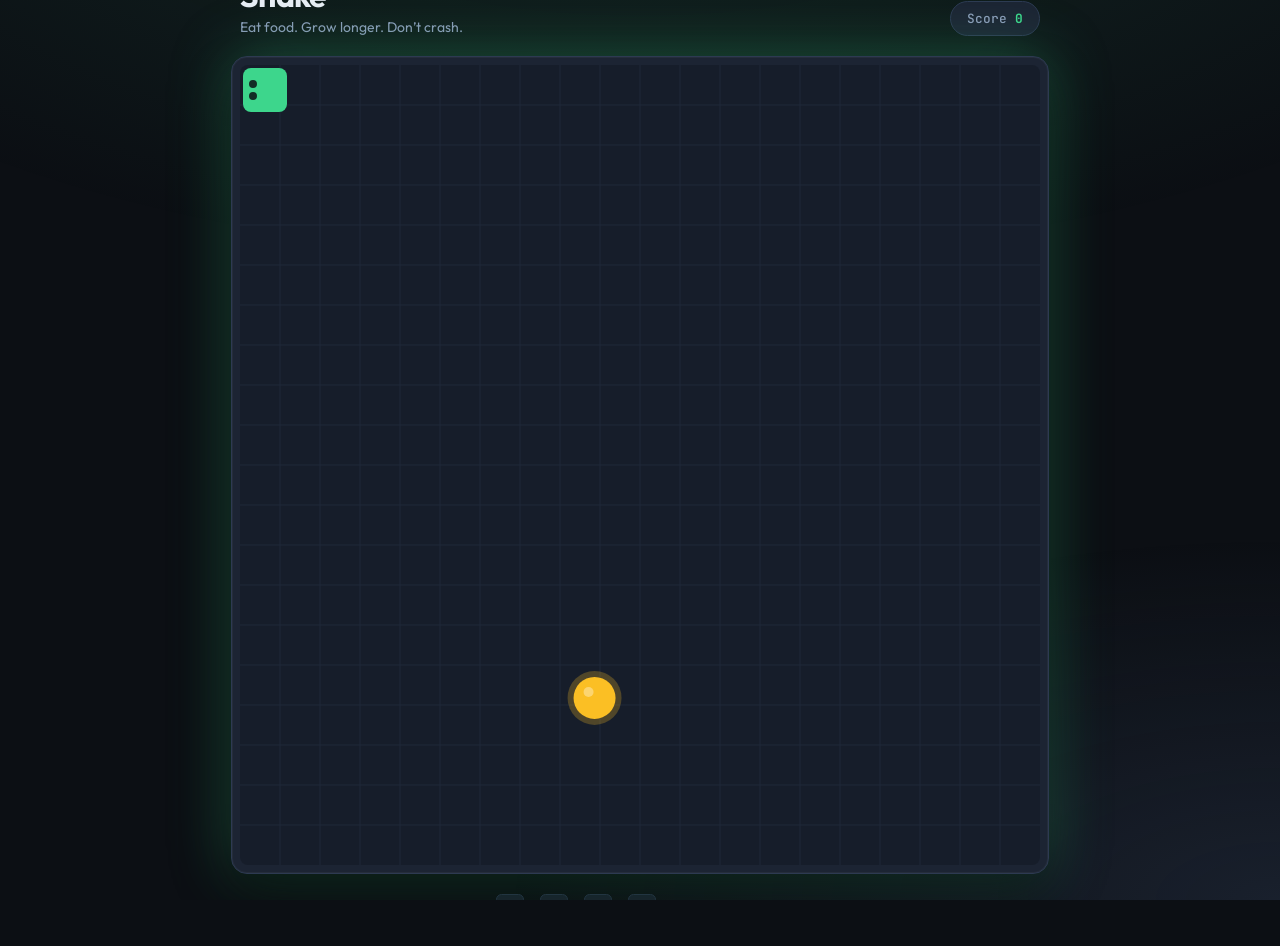
<file: snake_game/index.html>
<!DOCTYPE html>
<html lang="en">
<head>
    <meta charset="UTF-8">
    <meta name="viewport" content="width=device-width, initial-scale=1.0">
    <title>Snake</title>
    <link rel="preconnect" href="https://fonts.googleapis.com">
    <link rel="preconnect" href="https://fonts.gstatic.com" crossorigin>
    <link href="https://fonts.googleapis.com/css2?family=JetBrains+Mono:wght@500;700&family=Outfit:wght@400;600;700&display=swap" rel="stylesheet">
    <style>
        :root {
            --bg-deep: #0c0f14;
            --bg-mid: #141a24;
            --surface: #1c2433;
            --surface-border: #2d3a52;
            --accent: #3dd68c;
            --accent-dim: #2a9d63;
            --accent-glow: rgba(61, 214, 140, 0.35);
            --text: #e8edf5;
            --text-muted: #8b9bb8;
            --danger: #f87171;
            --food: #fbbf24;
        }

        * {
            box-sizing: border-box;
            margin: 0;
            padding: 0;
        }

        html, body {
            width: 100%;
            height: 100%;
            overflow: hidden;
        }

        body {
            font-family: "Outfit", system-ui, sans-serif;
            background: var(--bg-deep);
            color: var(--text);
            display: flex;
            align-items: center;
            justify-content: center;
        }

        body::before {
            content: "";
            position: fixed;
            inset: 0;
            background:
                radial-gradient(ellipse 80% 50% at 50% -20%, rgba(61, 214, 140, 0.12), transparent),
                radial-gradient(ellipse 60% 40% at 100% 100%, rgba(45, 58, 82, 0.4), transparent);
            pointer-events: none;
        }

        .game-shell {
            position: relative;
            z-index: 1;
            display: flex;
            flex-direction: column;
            align-items: center;
            gap: 1.25rem;
            padding: 1.5rem;
        }

        .game-header {
            width: 100%;
            max-width: 800px;
            display: flex;
            align-items: flex-end;
            justify-content: space-between;
            gap: 1rem;
        }

        .title-block h1 {
            font-size: 2rem;
            font-weight: 700;
            letter-spacing: -0.02em;
            line-height: 1.1;
        }

        .title-block p {
            margin-top: 0.25rem;
            font-size: 0.875rem;
            color: var(--text-muted);
        }

        .stats {
            display: flex;
            gap: 0.75rem;
        }

        .stat-pill {
            font-family: "JetBrains Mono", monospace;
            font-size: 0.8rem;
            font-weight: 500;
            padding: 0.5rem 1rem;
            background: var(--surface);
            border: 1px solid var(--surface-border);
            border-radius: 999px;
            color: var(--text-muted);
        }

        .stat-pill strong {
            color: var(--accent);
            font-weight: 700;
        }

        .board-wrap {
            position: relative;
            padding: 0.5rem;
            background: var(--surface);
            border: 1px solid var(--surface-border);
            border-radius: 1rem;
            box-shadow:
                0 0 0 1px rgba(255, 255, 255, 0.04) inset,
                0 24px 48px rgba(0, 0, 0, 0.45),
                0 0 60px var(--accent-glow);
        }

        #snake_game {
            display: block;
            border-radius: 0.5rem;
        }

        .controls-hint {
            display: flex;
            flex-wrap: wrap;
            align-items: center;
            justify-content: center;
            gap: 0.5rem 1rem;
            font-size: 0.8rem;
            color: var(--text-muted);
        }

        .key {
            display: inline-flex;
            align-items: center;
            justify-content: center;
            min-width: 1.75rem;
            height: 1.75rem;
            padding: 0 0.35rem;
            font-family: "JetBrains Mono", monospace;
            font-size: 0.7rem;
            font-weight: 500;
            background: var(--surface);
            border: 1px solid var(--surface-border);
            border-radius: 0.35rem;
            color: var(--text);
            box-shadow: 0 2px 0 var(--bg-deep);
        }

        #game-over {
            position: fixed;
            inset: 0;
            z-index: 100;
            display: flex;
            align-items: center;
            justify-content: center;
            background: rgba(12, 15, 20, 0.75);
            backdrop-filter: blur(6px);
            opacity: 0;
            visibility: hidden;
            transition: opacity 0.25s ease, visibility 0.25s ease;
        }

        #game-over.visible {
            opacity: 1;
            visibility: visible;
        }

        .modal {
            text-align: center;
            padding: 2rem 2.5rem;
            background: var(--surface);
            border: 1px solid var(--surface-border);
            border-radius: 1rem;
            box-shadow: 0 24px 64px rgba(0, 0, 0, 0.5);
            transform: scale(0.95);
            transition: transform 0.25s ease;
        }

        #game-over.visible .modal {
            transform: scale(1);
        }

        .modal h2 {
            font-size: 1.75rem;
            font-weight: 700;
            margin-bottom: 0.5rem;
        }

        .modal .score-line {
            font-family: "JetBrains Mono", monospace;
            font-size: 1rem;
            color: var(--text-muted);
            margin-bottom: 1.5rem;
        }

        .modal .score-line span {
            color: var(--accent);
            font-weight: 700;
        }

        #restart-btn {
            font-family: "Outfit", sans-serif;
            font-size: 0.95rem;
            font-weight: 600;
            padding: 0.65rem 1.5rem;
            border: none;
            border-radius: 0.5rem;
            background: var(--accent);
            color: var(--bg-deep);
            cursor: pointer;
            transition: background 0.15s ease, transform 0.15s ease;
        }

        #restart-btn:hover {
            background: #52e89a;
            transform: translateY(-1px);
        }

        #restart-btn:active {
            transform: translateY(0);
        }
    </style>
</head>
<body>
    <div class="game-shell">
        <header class="game-header">
            <div class="title-block">
                <h1>Snake</h1>
                <p>Eat food. Grow longer. Don’t crash.</p>
            </div>
            <div class="stats">
                <div class="stat-pill">Score <strong id="score">0</strong></div>
            </div>
        </header>

        <div class="board-wrap">
            <canvas id="snake_game"></canvas>
        </div>

        <p class="controls-hint">
            <span class="key">↑</span>
            <span class="key">↓</span>
            <span class="key">←</span>
            <span class="key">→</span>
            arrow keys to move
        </p>
    </div>

    <div id="game-over" aria-hidden="true">
        <div class="modal">
            <h2>Game Over</h2>
            <p class="score-line">Final score: <span id="final-score">0</span></p>
            <button type="button" id="restart-btn">Play Again</button>
        </div>
    </div>

    <script src="index.js"></script>
    <script src="implication.js"></script>
</body>
</html>
</file>
